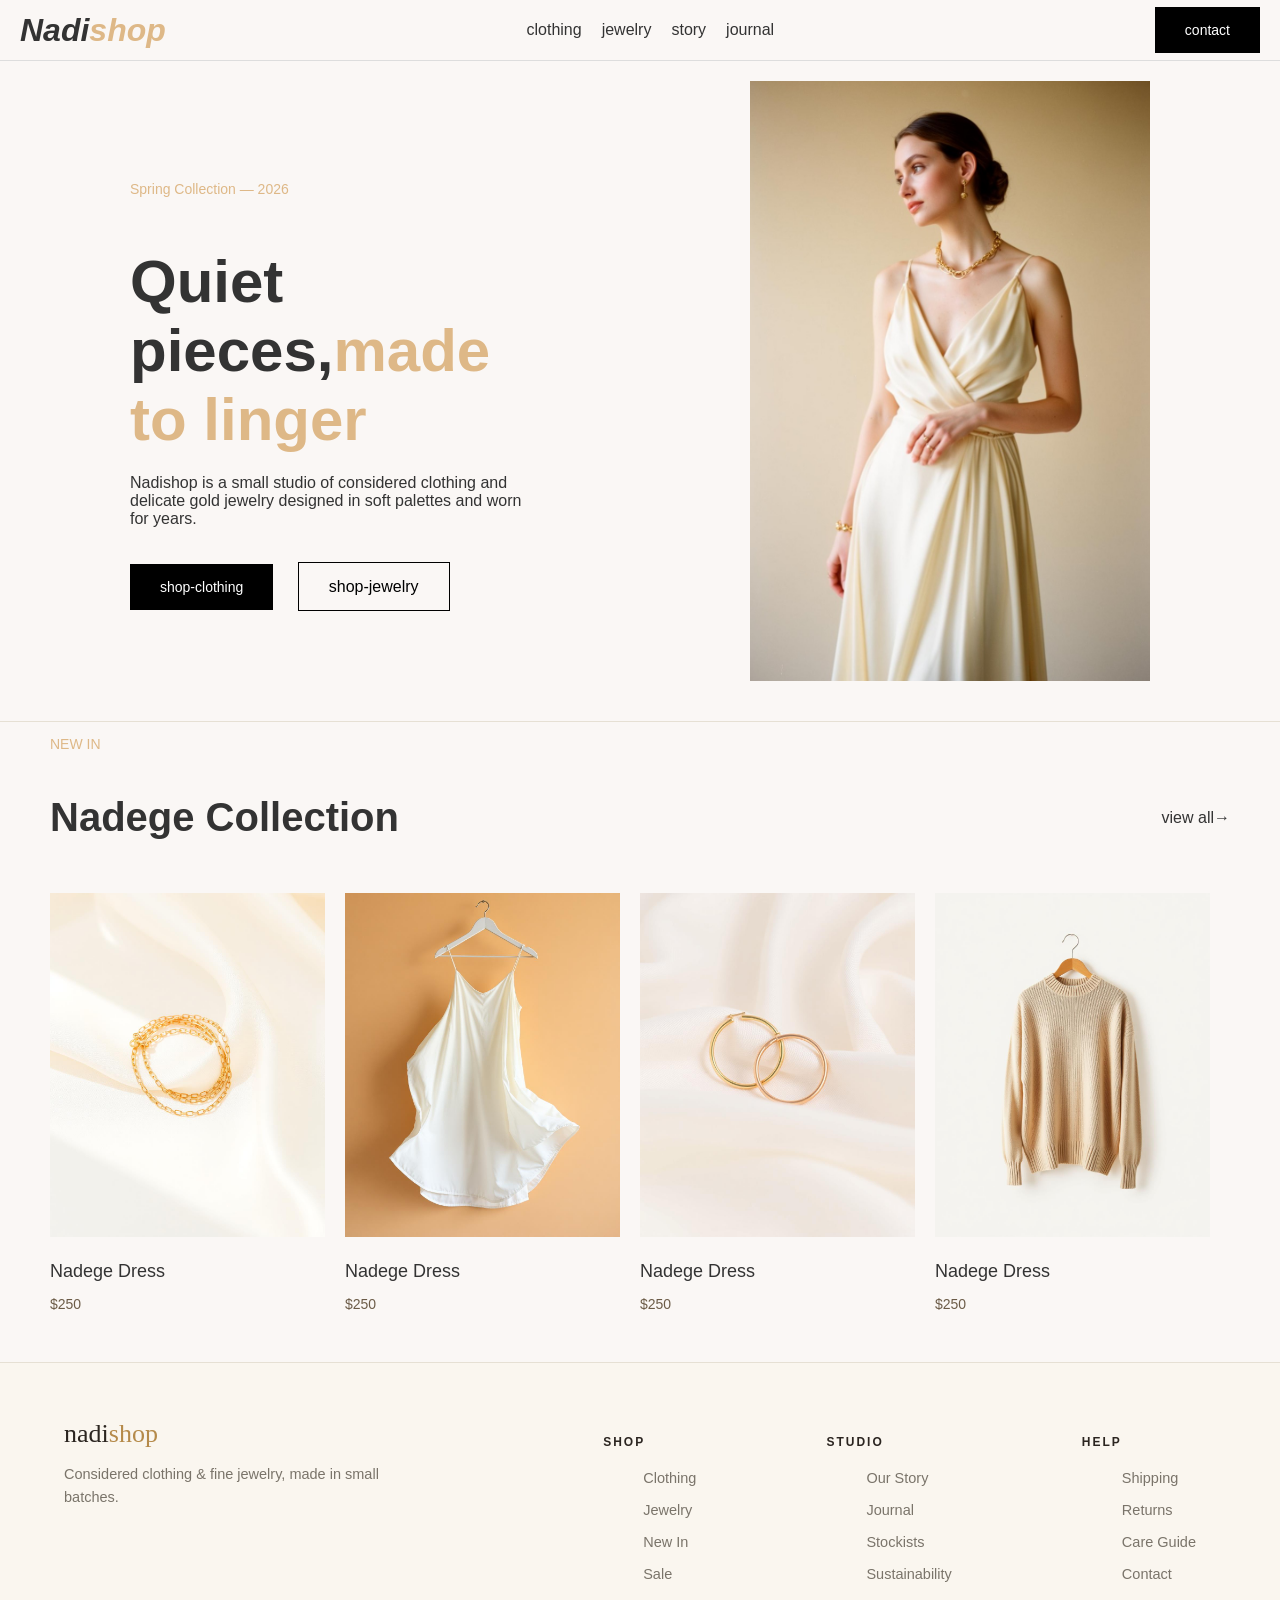
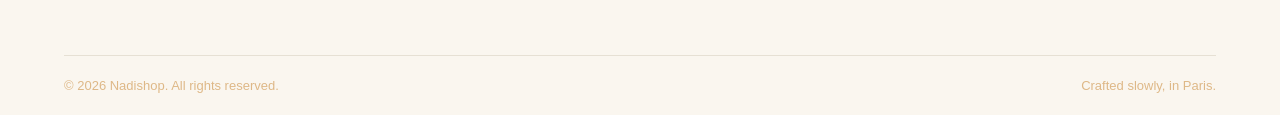
<file: index.html>
<!DOCTYPE html>
<html lang="en">
<head>
    <meta charset="UTF-8">
    <meta name="viewport" content="width=device-width, initial-scale=1.0">
    <title>NADISHOP</title>
    <link rel="stylesheet " href="nadi.css">
</head>
<body>
  <header >
    <h1> Nadi<span>shop</span></h1>
    <nav>
        <ul>
            <li>
                <a href="clothing.html" class="nav-link">clothing</a>
            </li>
             <li>
                <a href="#"class="nav-link" >jewelry</a>
            </li>
             <li>
                <a href="#"class="nav-link" >story</a>
            </li>
             <li>
                <a href="#"class="nav-link" >journal</a>
            </li>
        </ul>
    </nav>
    <a href="3" class="contact-link">contact</a>
  </header> 
  <main>
    <section class="hero">
        <div class="hero-text"> <p class="sub-title">Spring Collection — 2026</p>
        <h2 class="hero-title">Quiet pieces,<span>made to linger</span></h2>
        <p>Nadishop is a small studio of considered clothing and delicate gold jewelry 
             designed in soft palettes and worn for years.</p>
            <a href="#"class="contact-link">shop-clothing</a>
            <a href="#"class="shop-now">shop-jewelry</a>
            </div> 
            <div class="hero-img"> 
               <img src="images/hero.jpeg" alt="hero img">
            </div>
       
    </section>
    <section class="featured">
      <p class="featured-subtitle" >NEW IN</p>  
      <div class="featured-Nadege">
        <h2 class="featured-title">Nadege Collection</h2>
        <a class="view-all">view all→</a>

      </div>
      <div class="featured-items">
            <div class="featured-item">
              <img src="images/p1.jpeg" alt="Featured Item 1">
              <p class="item-name">Nadege Dress</p>
              <p class="item-price">$250</p>
            </div>
             <div class="featured-item">
              <img src="images/p2.jpeg" alt="Featured Item 1">
              <p class="item-name">Nadege Dress</p>
              <p class="item-price">$250</p>
            </div>
             <div class="featured-item">
              <img src="images/p3.jpeg" alt="Featured Item 1">
              <p class="item-name">Nadege Dress</p>
              <p class="item-price">$250</p>
            </div>
             <div class="featured-item">
              <img src="images/p4.jpeg" alt="Featured Item 1">
              <p class="item-name">Nadege Dress</p>
              <p class="item-price">$250</p>
            </div>
            </div>
    </section>
  </main> 
  <footer>
  <div class="footer-top">
    <div class="brand">
      <div class="logo">nadi<span class="accent">shop</span></div>
      <p>Considered clothing &amp; fine jewelry, made in small batches.</p>
    </div>
 
    <div class="columns">
      <div class="col">
        <h4>SHOP</h4>
        <ul>
          <li><a href="#">Clothing</a></li>
          <li><a href="#">Jewelry</a></li>
          <li><a href="#">New In</a></li>
          <li><a href="#">Sale</a></li>
        </ul>
      </div>
 
      <div class="col">
        <h4>STUDIO</h4>
        <ul>
          <li><a href="#">Our Story</a></li>
          <li><a href="#">Journal</a></li>
          <li><a href="#">Stockists</a></li>
          <li><a href="#">Sustainability</a></li>
        </ul>
      </div>
 
      <div class="col">
        <h4>HELP</h4>
        <ul>
          <li><a href="#">Shipping</a></li>
          <li><a href="#">Returns</a></li>
          <li><a href="#">Care Guide</a></li>
          <li><a href="#">Contact</a></li>
        </ul>
      </div>
    </div>
  </div>
 
  <div class="footer-bottom">
    <span>© 2026 Nadishop. All rights reserved.</span>
    <span>Crafted slowly, in Paris.</span>
  </div>
</footer>
</body>
</html>
</file>
<file: nadi.css>
body{
    margin: 0;
    padding: 0;
    font-family: 'Arial', sans-serif;
    background-color: #faf7f5;
    color: #333333;

}
/*header styles*/
header{
    height: 60px;
    display: flex;
    align-items: center;
    justify-content: space-between;
    padding-bottom: 0;
    padding-left: 20px;
    padding-right: 20px;
    border-bottom: 1px solid #ddd;
}
h1{
    font-style: italic;
}
span{
    color:burlywood;
}
.contact-link{
    text-decoration: none;
    color: white;
    background: black;
    padding-top: 15px ;
    padding-bottom: 15px;
    padding-left: 30px;
    padding-right: 30px ;
    font-size: 14px;
}
nav ul{
    list-style-type:none;
    display: flex ;
    margin: 0;
    padding: 0;
}
li{
    margin-right: 20px;
}
.nav-link{
    text-decoration:none;
     color: #333333;
    
}
/*hero section styles */
.hero{
    margin-top: 20px;
    height: 600px;
    display: flex;
    align-items: center;
    justify-content: space-around;
    padding-left: 20px;
    padding-right: 20px;
}
.hero-text{
    width: 400px;
}
.sub-title{
    font-size: 14px;
    color:burlywood;
    margin-bottom: ;
}
.hero-title{
    font-size: 60px;
    margin-bottom: 20px;

}
p{
    margin-bottom: 50px;
}
.hero-img{
    width: 400px;
    height: 600px;
}
img{
    width: 100%;
    height: 100%;
    object-fit: cover;

}
.shop-now{
    text-decoration:none;
    color:black;
    padding-top: 15px;
    padding-bottom:  15px;
    padding-left: 30px;
    padding-right: 30px;
    border: 1px solid black;
    margin-left: 20px ;
}
.shop-now:hover{
  background-color: black;
  color: white;
}
/*featured section styles*/ 
.featured{
  margin-top: 40px;
  padding-left: 50px;
  padding-right: 50px;
   border-top: 1px solid #e6e0d4 ;
}
.featured-subtitle{
  font-size: 14px;
  color: burlywood;
  margin-bottom: 10px;
}
.featured-Nadege{
  display: flex;
  justify-content: space-between;
  align-items: center;
}
.featured-title{
  font-size: 40px;
}
.featured-items {
  display: flex;
   justify-content: space-between;
    align-items: center;
    margin-top: 20px; 
}

.featured-item {
  width: 300px;
  margin-right: 20px;

}
.item-name{
  font-size: 18px;
  margin-top: 20px;
  margin-bottom: 5px;
}
.item-price{
font-size: 14px;
color: #6b5b47;
}



/* footer styles*/
 footer {
    border-top: 1px solid #e6e0d4;
    background: #faf6ef;
    padding: 56px 64px 0;
  }
 
  .footer-top {
    display: flex;
    justify-content: space-between;
    flex-wrap: wrap;
    gap: 40px;
    padding-bottom: 56px;
  }
 
  .brand {
    max-width: 320px;
  }
 
  .brand .logo {
    font-family: Georgia, 'Times New Roman', serif;
    font-size: 26px;
    color: #2b2520;
  }
 
  .brand .logo .accent {
    color: #b58a4a;
  }
 
  .brand p {
    margin-top: 14px;
    font-size: 14.5px;
    line-height: 1.6;
    color: #7a746a;
  }
 
  .columns {
    display: flex;
    gap: 110px;
  }
 
  .col h4 {
    font-size: 12px;
    letter-spacing: 2px;
    color: #2b2520;
    font-weight: 600;
    margin-bottom: 20px;
  }
 
  .col ul {
    list-style: none;
  }
 
  .col li {
    margin-bottom: 14px;
  }
 
  .col a {
    font-size: 14.5px;
    color: #7a746a;
    text-decoration: none;
  }
 
  .col a:hover {
    color: #2b2520;
  }
 
  .footer-bottom {
    border-top: 1px solid #e6e0d4;
    padding: 22px 0;
    display: flex;
    justify-content: space-between;
    font-size: 13px;
    color: #9a9488;
  }
</file>
